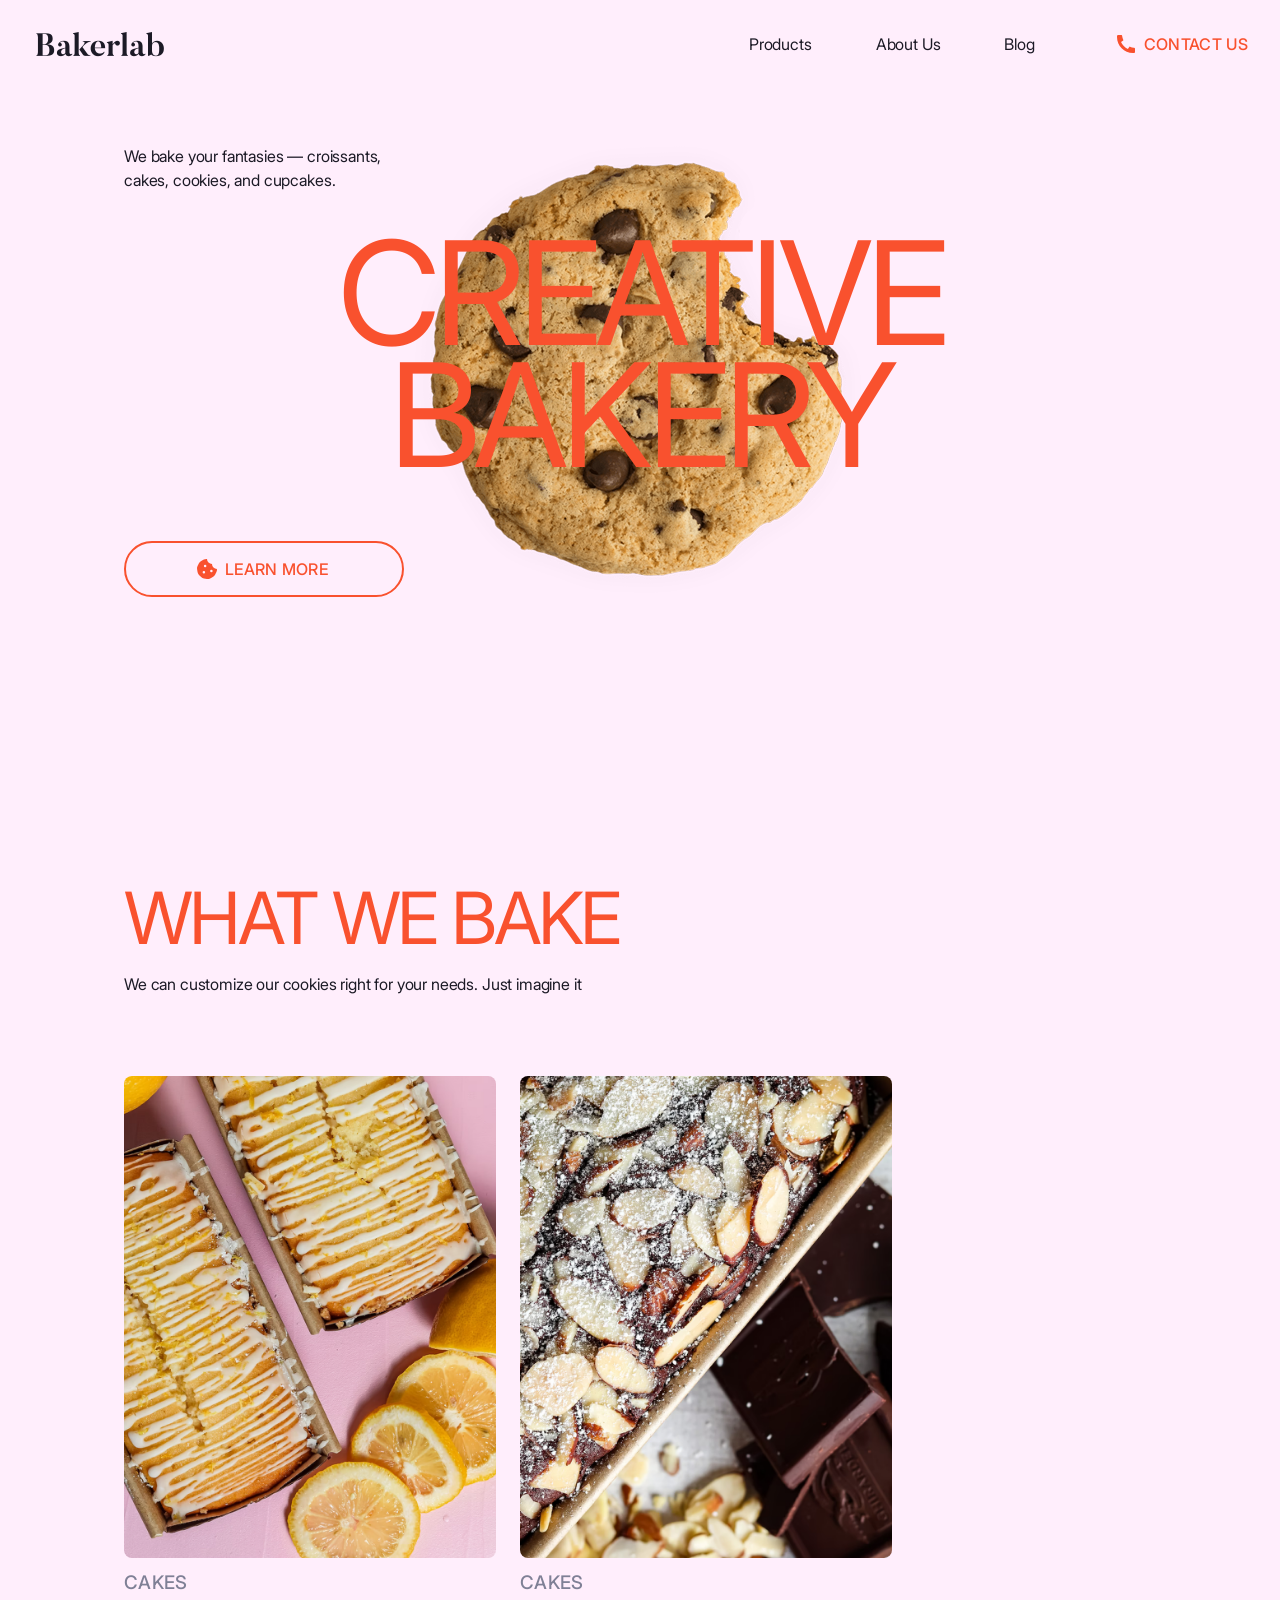
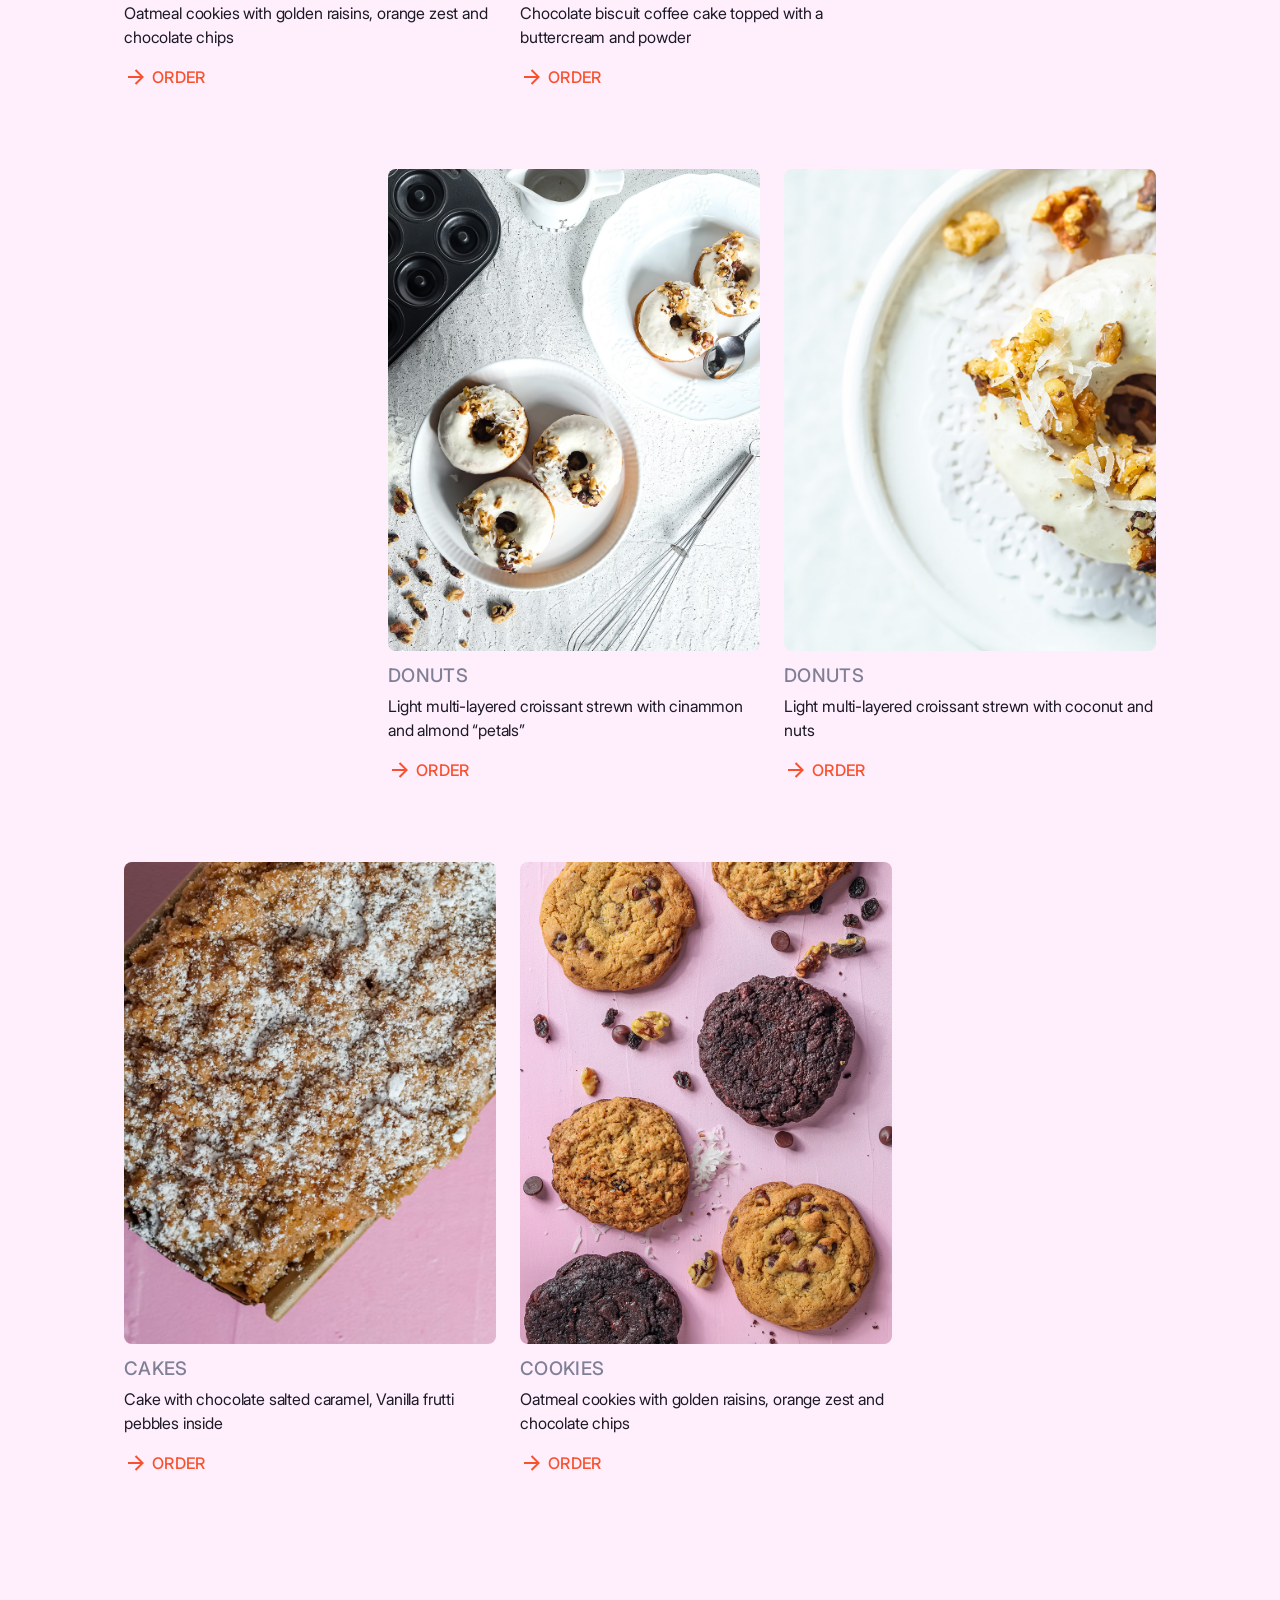
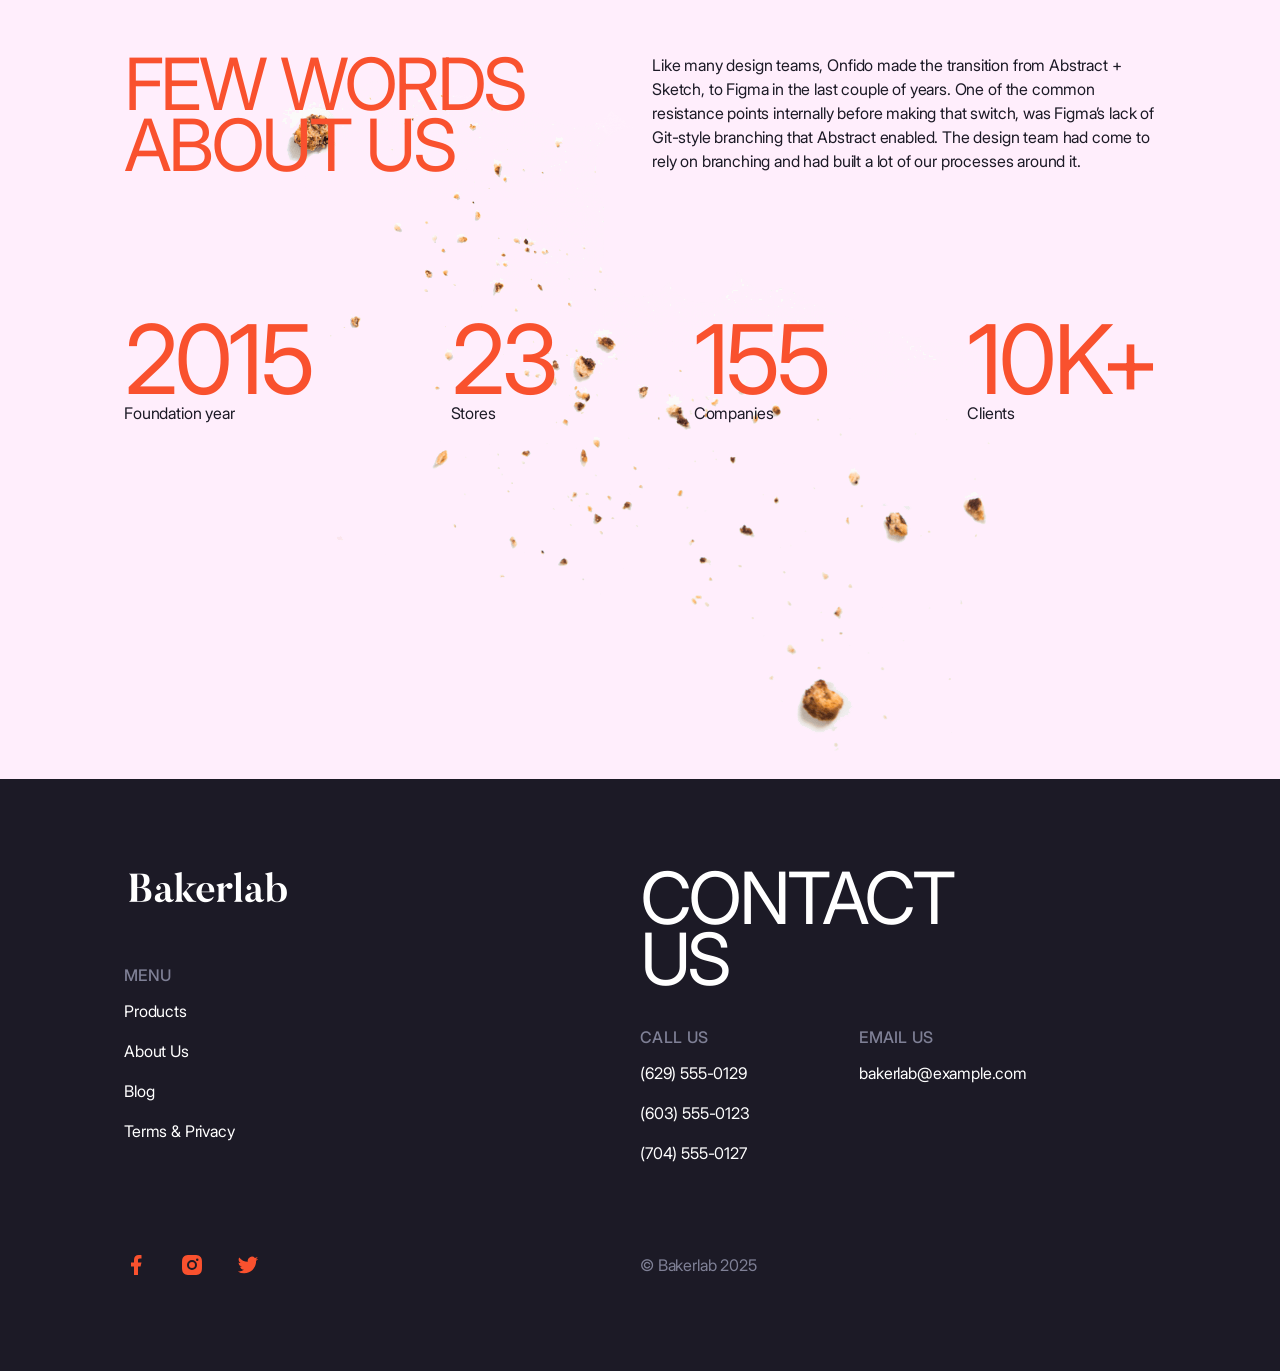
<file: index.html>
<!doctype html><html lang="en"><head><meta charset="utf-8"><meta name="viewport" content="width=device-width, initial-scale=1.0"><title>Bakerlab</title><link rel="stylesheet" href="index.d36ec575.css"><link rel="icon" href="icon-cookie.d3c9dd57.svg"></head><body id="body"> <header class="header"> <div class="top-bar"> <a class="top-bar__logo-link" href="#body"> <img class="top-bar__logo" src="logo.efc09a84.png" alt="Bakerlab logo"> </a> <nav class="top-bar__nav"> <ul class="top-bar__list"> <li class="top-bar__item"> <a class="top-bar__link" href="#products"> Products </a> </li> <li class="top-bar__item"> <a class="top-bar__link" href="#about"> About Us </a> </li> <li class="top-bar__item"> <a class="top-bar__link" href="#"> Blog </a> </li> <li class="top-bar__item"> <a class="top-bar__link top-bar__link--contact" href="#footer"> Contact us </a> </li> </ul> </nav> <a class="top-bar__menu" href="#menu"></a> </div> <div class="header__inner"> <div class="container"> <div class="header__content"> <p class="header__text"> We bake your fantasies — croissants, cakes, cookies, and cupcakes. </p> <h1 class="header__title">Creative bakery</h1> <img class="header__img" src="cookie-bg-tablet.cdb404fa.png" alt="Cookie"> <a class="header__link" href="#about"> Learn more </a> </div> </div> </div> </header> <aside class="menu" id="menu"> <div class="top-bar"> <a class="top-bar__logo-link" href="#body"> <img class="top-bar__logo" src="logo.efc09a84.png" alt="Bakerlab logo"> </a> <a class="top-bar__menu top-bar__menu--close" href="#"></a> </div> <nav class="menu__nav"> <ul class="menu__list"> <li class="menu__item"> <a class="menu__link" href="#products"> Products </a> </li> <li class="menu__item"> <a class="menu__link" href="#about"> About Us </a> </li> <li class="menu__item"> <a class="menu__link" href="#"> Blog </a> </li> <li class="menu__item"> <a class="menu__link menu__link--contact" href="#footer"> Contact us </a> </li> </ul> </nav> </aside> <section class="products" id="products"> <div class="products__inner"> <div class="container"> <h2 class="title">What we bake</h2> <p class="products__text"> We can customize our cookies right for your needs. Just imagine it </p> <div class="products__items"> <div class="products__item"> <a class="products__link-img" href="#"> <img class="products__img" src="product-1.7c6d6e97.png" alt="Example of our cake"> </a> <div class="products__item-box"> <a class="products__title-link" href="#"> <h3 class="products__title">Cakes</h3> </a> <p class="products__descr"> Oatmeal cookies with golden raisins, orange zest and chocolate chips </p> <a class="products__link" href="#footer"> Order </a> </div> </div> <div class="products__item"> <a class="products__link-img" href="#"> <img class="products__img" src="product-2.06b0f576.png" alt="Example of our cake"> </a> <div class="products__item-box"> <a class="products__title-link" href="#"> <h3 class="products__title">Cakes</h3> </a> <p class="products__descr"> Chocolate biscuit coffee cake topped with a buttercream and powder </p> <a class="products__link" href="#footer"> Order </a> </div> </div> <div class="products__item products__item--donuts"> <a class="products__link-img" href="#"> <img class="products__img" src="product-3.1f9ebc44.png" alt="Example of our donuts"> </a> <div class="products__item-box"> <a class="products__title-link" href="#"> <h3 class="products__title">Donuts</h3> </a> <p class="products__descr"> Light multi-layered croissant strewn with cinammon and almond “petals” </p> <a class="products__link" href="#footer"> Order </a> </div> </div> <div class="products__item"> <a class="products__link-img" href="#"> <img class="products__img" src="product-4.1a2fcc8a.png" alt="Example of our donuts"> </a> <div class="products__item-box"> <a class="products__title-link" href="#"> <h3 class="products__title">Donuts</h3> </a> <p class="products__descr"> Light multi-layered croissant strewn with coconut and nuts </p> <a class="products__link" href="#footer"> Order </a> </div> </div> <div class="products__item"> <a class="products__link-img" href="#"> <img class="products__img" src="product-5.5b2f3b30.png" alt="Example of our cake"> </a> <div class="products__item-box"> <a class="products__title-link" href="#"> <h3 class="products__title">Cakes</h3> </a> <p class="products__descr"> Cake with chocolate salted caramel, Vanilla frutti pebbles inside </p> <a class="products__link" href="#footer"> Order </a> </div> </div> <div class="products__item"> <a class="products__link-img" href="#"> <img class="products__img" src="product-6.3fe709d4.png" alt="Example of our cookies"> </a> <div class="products__item-box"> <a class="products__title-link" href="#"> <h3 class="products__title">Cookies</h3> </a> <p class="products__descr"> Oatmeal cookies with golden raisins, orange zest and chocolate chips </p> <a class="products__link" href="#footer"> Order </a> </div> </div> </div> </div> </div> </section> <section class="about" id="about"> <div class="about__inner"> <div class="container"> <div class="about__info"> <h2 class="about__info-title title">Few words About us</h2> <p class="about__info-text"> Like many design teams, Onfido made the transition from Abstract + Sketch, to Figma in the last couple of years. One of the common resistance points internally before making that switch, was Figma’s lack of Git-style branching that Abstract enabled. The design team had come to rely on branching and had built a lot of our processes around it. </p> </div> <div class="about__numbers"> <h5 class="about__numbers-title"> 2015 <span class="about__numbers-span">Foundation year</span> </h5> <h5 class="about__numbers-title"> 23 <span class="about__numbers-span">Stores</span> </h5> <h5 class="about__numbers-title"> 155 <span class="about__numbers-span">Companies</span> </h5> <h5 class="about__numbers-title"> 10k+ <span class="about__numbers-span">Clients</span> </h5> </div> </div> </div> </section> <footer class="footer" id="footer"> <div class="footer__inner"> <div class="container"> <div class="footer__content"> <div class="footer__info"> <a class="footer__link-logo" href="#body"> <img class="footer__logo" src="footer-logo.dcfeb61f.png" alt="Bakerlab logo"> </a> <nav class="footer__info-nav"> <ul class="footer__info-list"> <li class="footer__info-item list-title">Menu</li> <li class="footer__info-item"> <a class="footer__info-link" href="#products"> Products </a> </li> <li class="footer__info-item"> <a class="footer__info-link" href="#about"> About Us </a> </li> <li class="footer__info-item"> <a class="footer__info-link" href="#"> Blog </a> </li> <li class="footer__info-item"> <a class="footer__info-link" href="#"> Terms & Privacy </a> </li> </ul> </nav> </div> <div class="footer__contact"> <h2 class="footer__contact-title title">Contact us</h2> <div class="footer__contact-inner"> <div class="footer__phone"> <ul class="footer__phone-list"> <li class="footer__phone-item list-title">Call us</li> <li class="footer__phone-item"> <a class="footer__phone-link" href="tel:6295550129"> (629) 555-0129 </a> </li> <li class="footer__phone-item"> <a class="footer__phone-link" href="tel:6035550123"> (603) 555-0123 </a> </li> <li class="footer__phone-item"> <a class="footer__phone-link" href="tel:7045550127"> (704) 555-0127 </a> </li> </ul> </div> <div class="footer__email"> <ul class="footer__email-list"> <li class="footer__email-item list-title">Email us</li> <li class="footer__email-item"> <a class="footer__email-link" href="mailto:bakerlab@example.com"> bakerlab@example.com </a> </li> </ul> </div> </div> </div> </div> <div class="footer__social"> <ul class="footer__social-list"> <li class="footer__social-item"> <a class="footer__social-link" href="https://www.facebook.com/" target="_blank"> <svg width="24" height="24" fill="none"><path fill="#F9512E" d="M14 13.5h2.5l1-4H14v-2c0-1.03 0-2 2-2h1.5V2.14c-.326-.043-1.557-.14-2.857-.14C11.928 2 10 3.657 10 6.7v2.8H7v4h3V22h4z"/></svg> </a> </li> <li class="footer__social-item"> <a class="footer__social-link" href="https://www.instagram.com/" target="_blank"> <svg width="24" height="24" fill="none"><path fill="#F9512E" d="M12 2c2.717 0 3.056.01 4.122.06s1.79.217 2.428.465c.66.254 1.216.598 1.772 1.153.509.5.902 1.105 1.153 1.772.247.637.415 1.363.465 2.428.047 1.066.06 1.405.06 4.122s-.01 3.056-.06 4.122-.218 1.79-.465 2.428a4.9 4.9 0 0 1-1.153 1.772c-.5.508-1.105.902-1.772 1.153-.637.247-1.363.415-2.428.465-1.066.047-1.405.06-4.122.06s-3.056-.01-4.122-.06-1.79-.218-2.428-.465a4.9 4.9 0 0 1-1.772-1.153 4.9 4.9 0 0 1-1.153-1.772c-.248-.637-.415-1.363-.465-2.428C2.013 15.056 2 14.717 2 12s.01-3.056.06-4.122.217-1.79.465-2.428a4.9 4.9 0 0 1 1.153-1.772A4.9 4.9 0 0 1 5.45 2.525c.638-.248 1.362-.415 2.428-.465C8.944 2.013 9.283 2 12 2m0 5a5 5 0 1 0 0 10 5 5 0 0 0 0-10m6.5-.25a1.25 1.25 0 1 0-2.5 0 1.25 1.25 0 0 0 2.5 0M12 9a3 3 0 1 1 0 6 3 3 0 0 1 0-6"/></svg> </a> </li> <li class="footer__social-item"> <a class="footer__social-link" href="https://x.com/" target="_blank"> <svg width="24" height="24" fill="none"><path fill="#F9512E" d="M22.162 5.656a8.4 8.4 0 0 1-2.402.658A4.2 4.2 0 0 0 21.6 4c-.82.488-1.719.83-2.656 1.015a4.182 4.182 0 0 0-7.126 3.814 11.87 11.87 0 0 1-8.62-4.37 4.17 4.17 0 0 0-.566 2.103c0 1.45.738 2.731 1.86 3.481a4.2 4.2 0 0 1-1.894-.523v.052a4.185 4.185 0 0 0 3.355 4.101 4.2 4.2 0 0 1-1.89.072A4.185 4.185 0 0 0 7.97 16.65a8.4 8.4 0 0 1-6.19 1.732 11.83 11.83 0 0 0 6.409 1.88c7.693 0 11.9-6.373 11.9-11.9q0-.271-.013-.54a8.5 8.5 0 0 0 2.087-2.165z"/></svg> </a> </li> </ul> <p class="footer__social-rights">© Bakerlab 2025</p> </div> </div> </div> </footer> <script src="index.cabb280d.js"></script> </body></html>
</file>
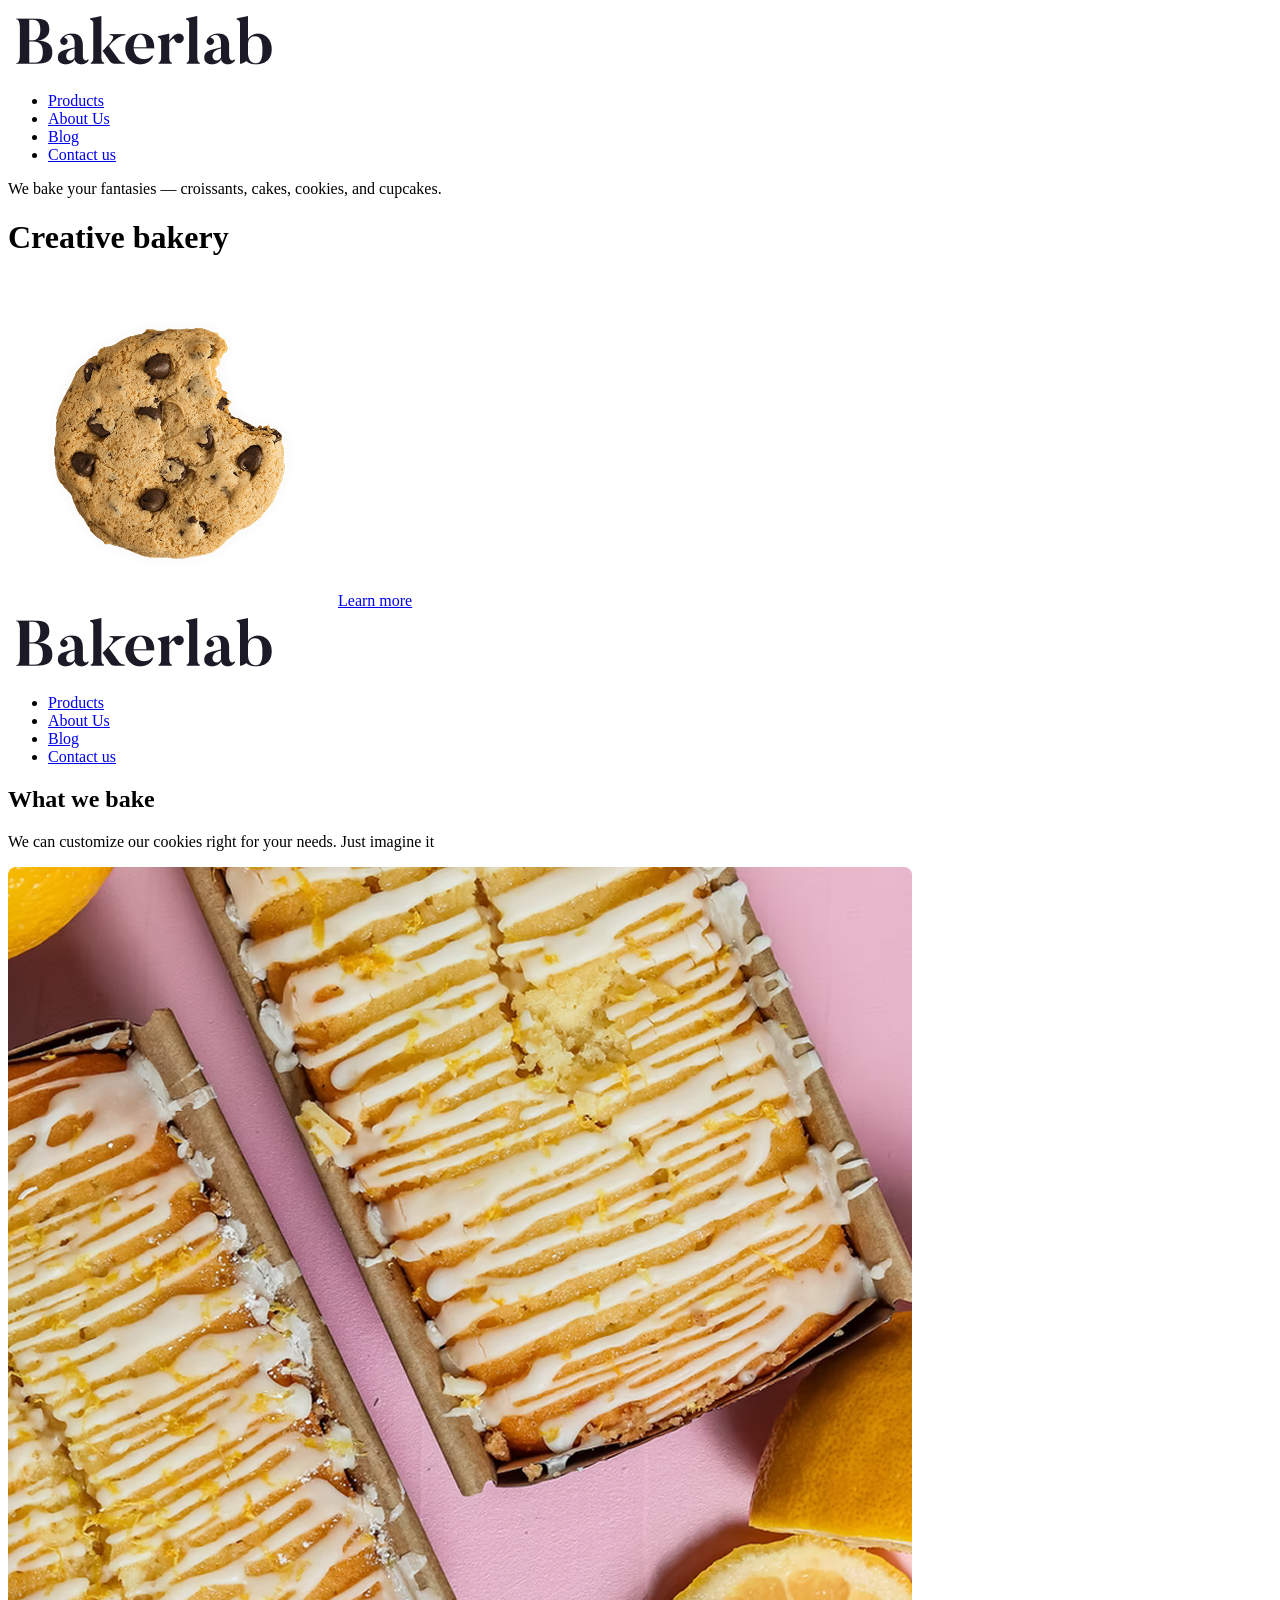
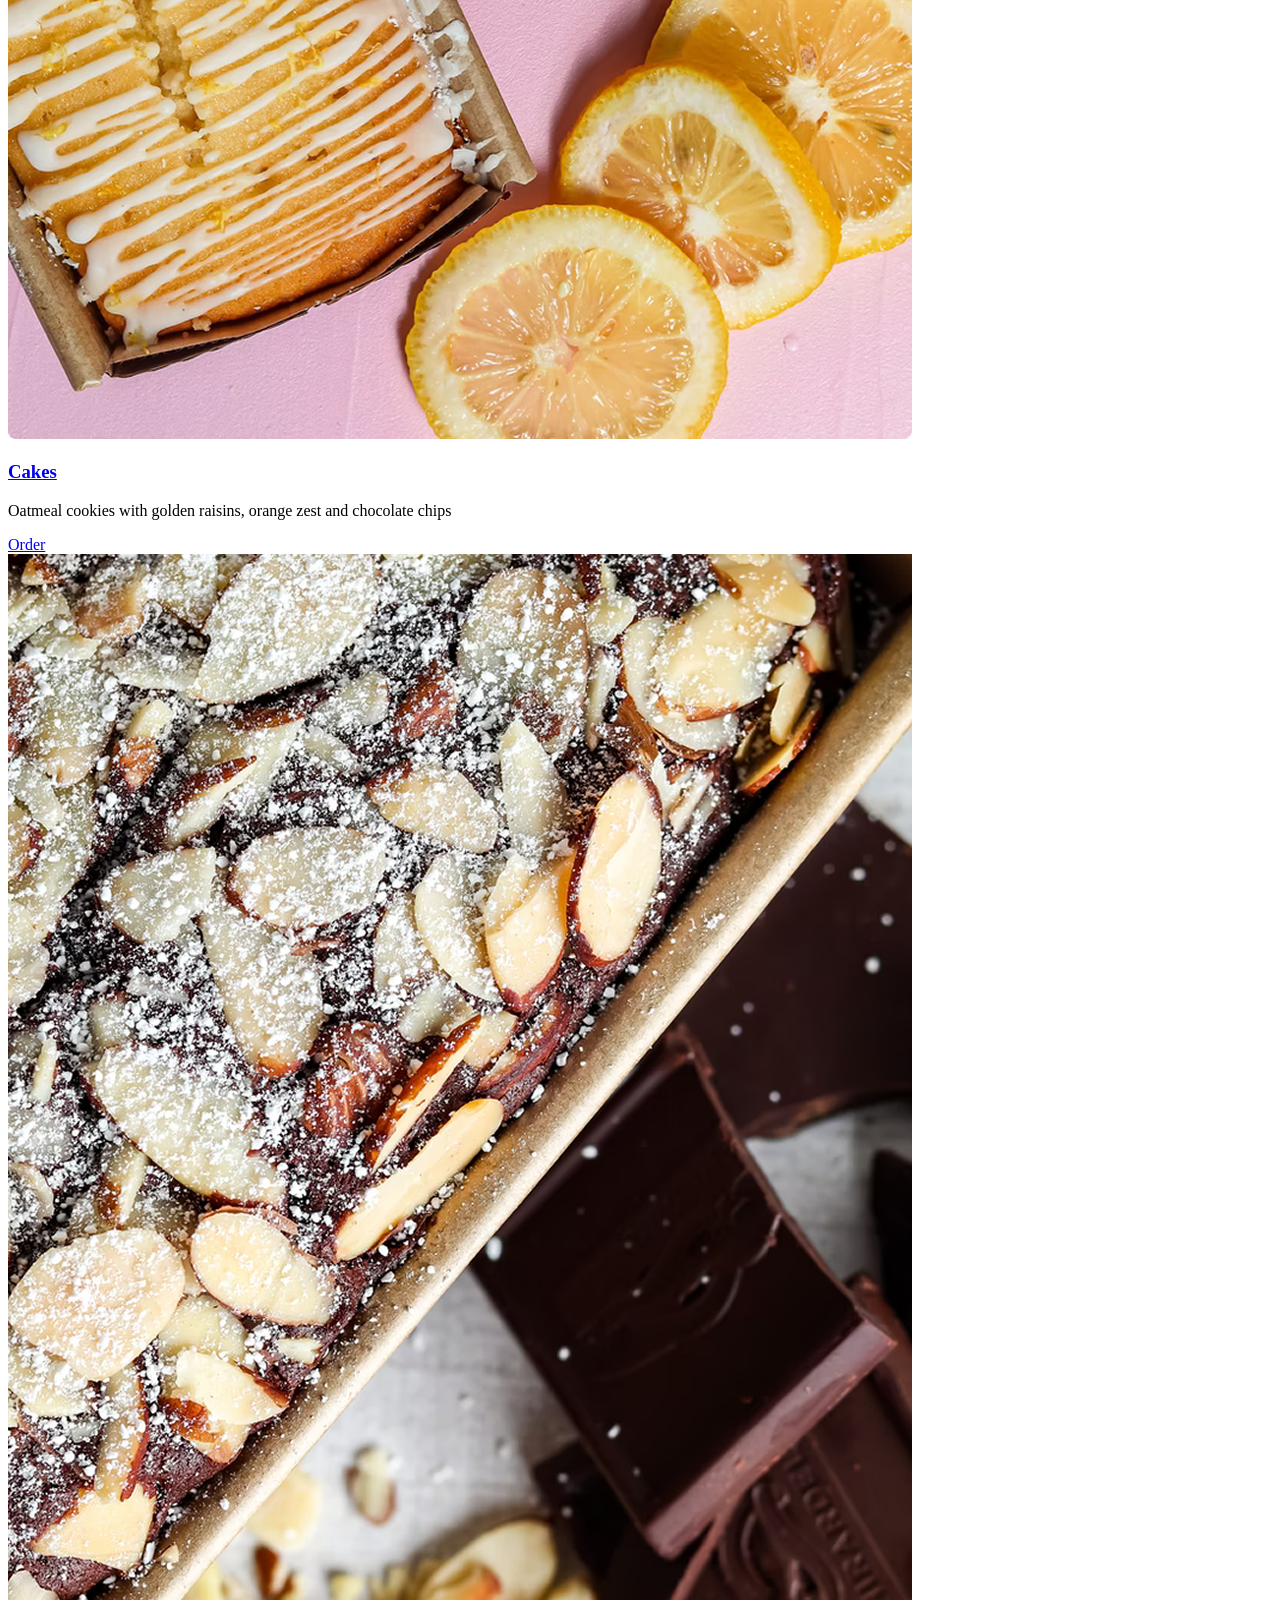
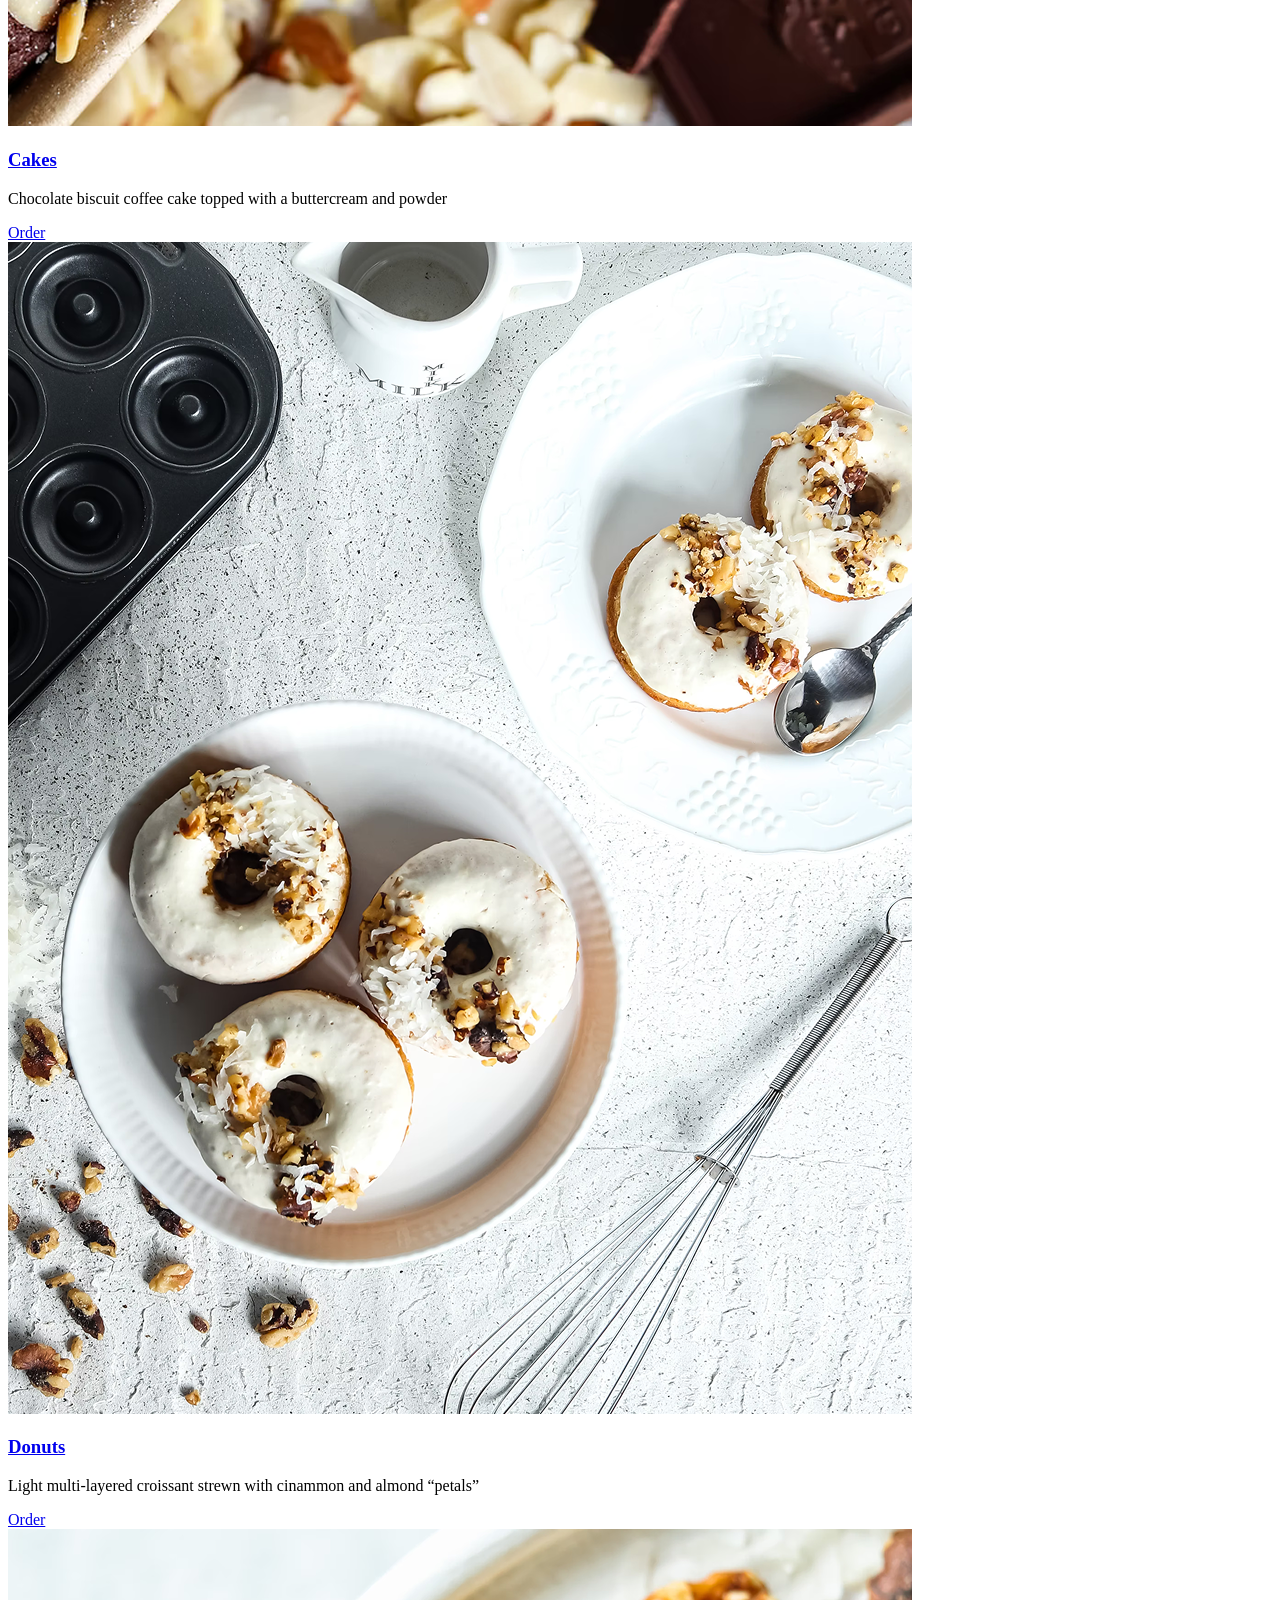
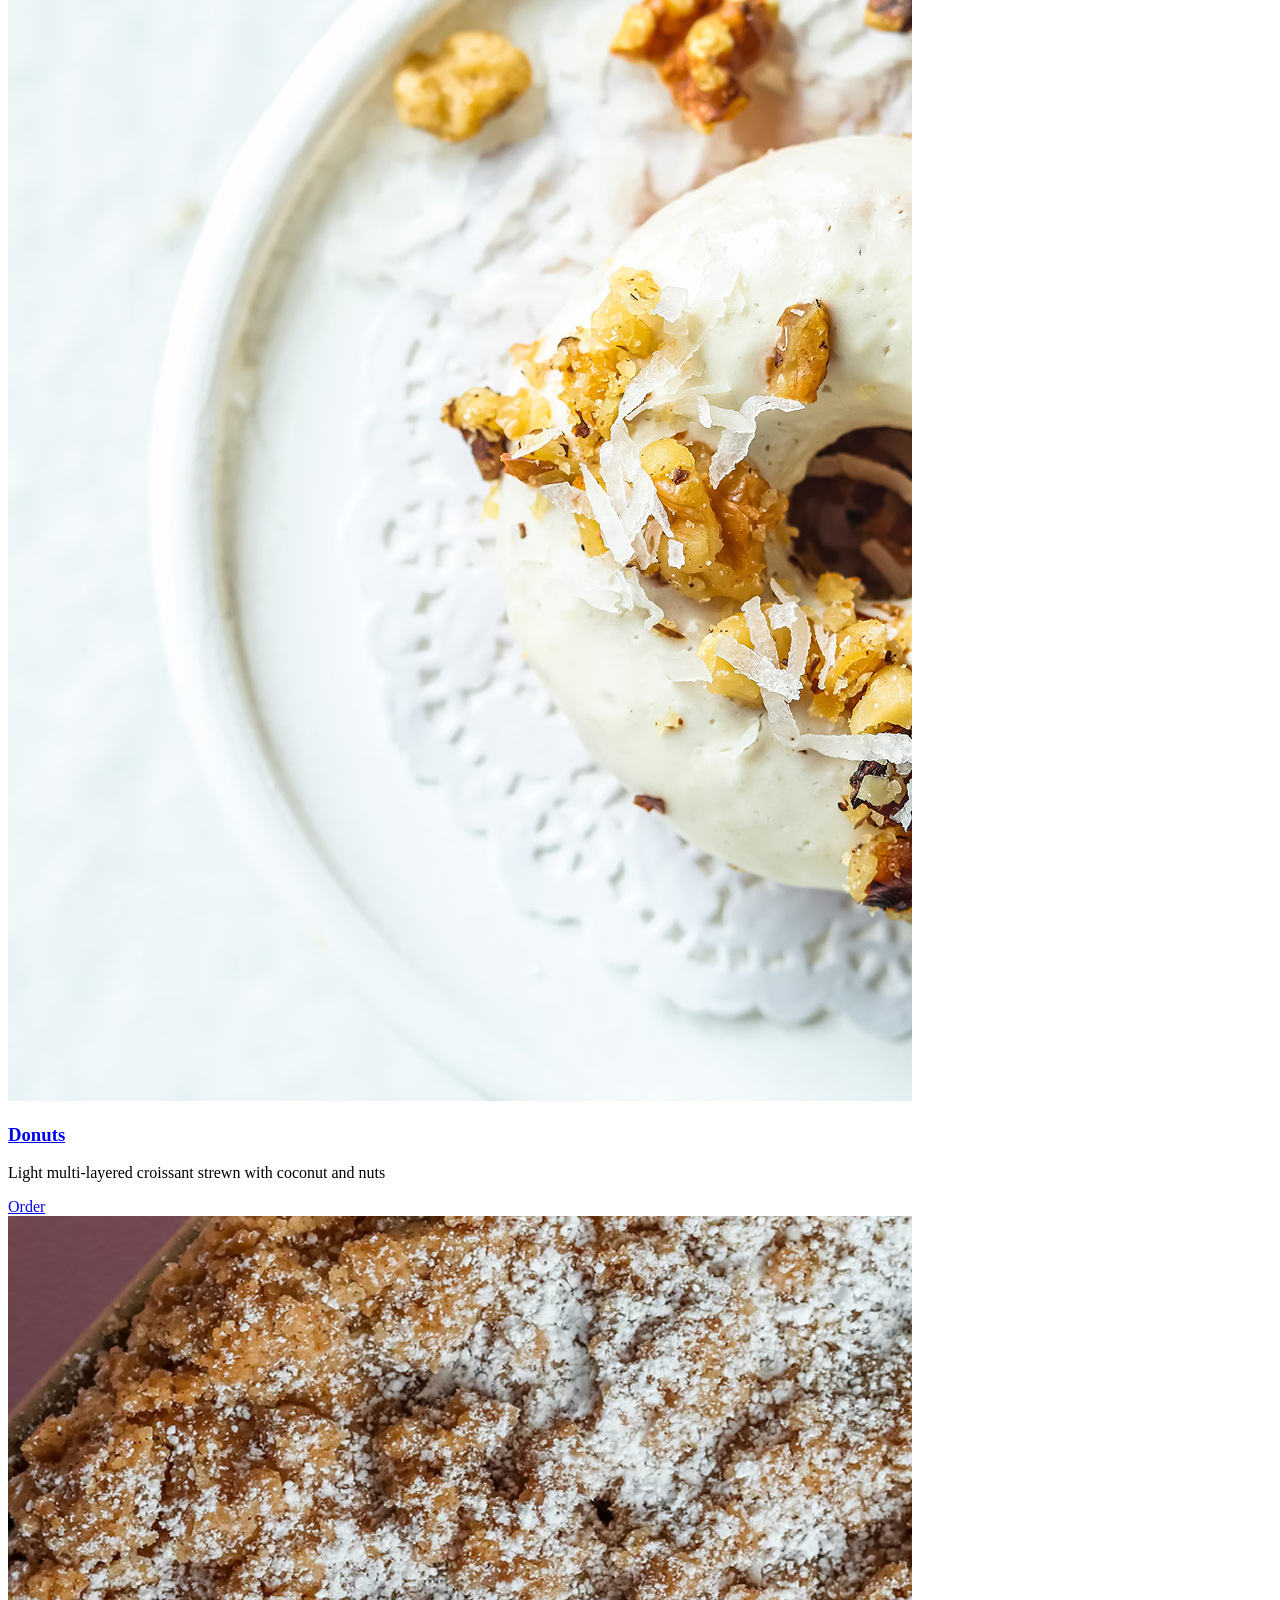
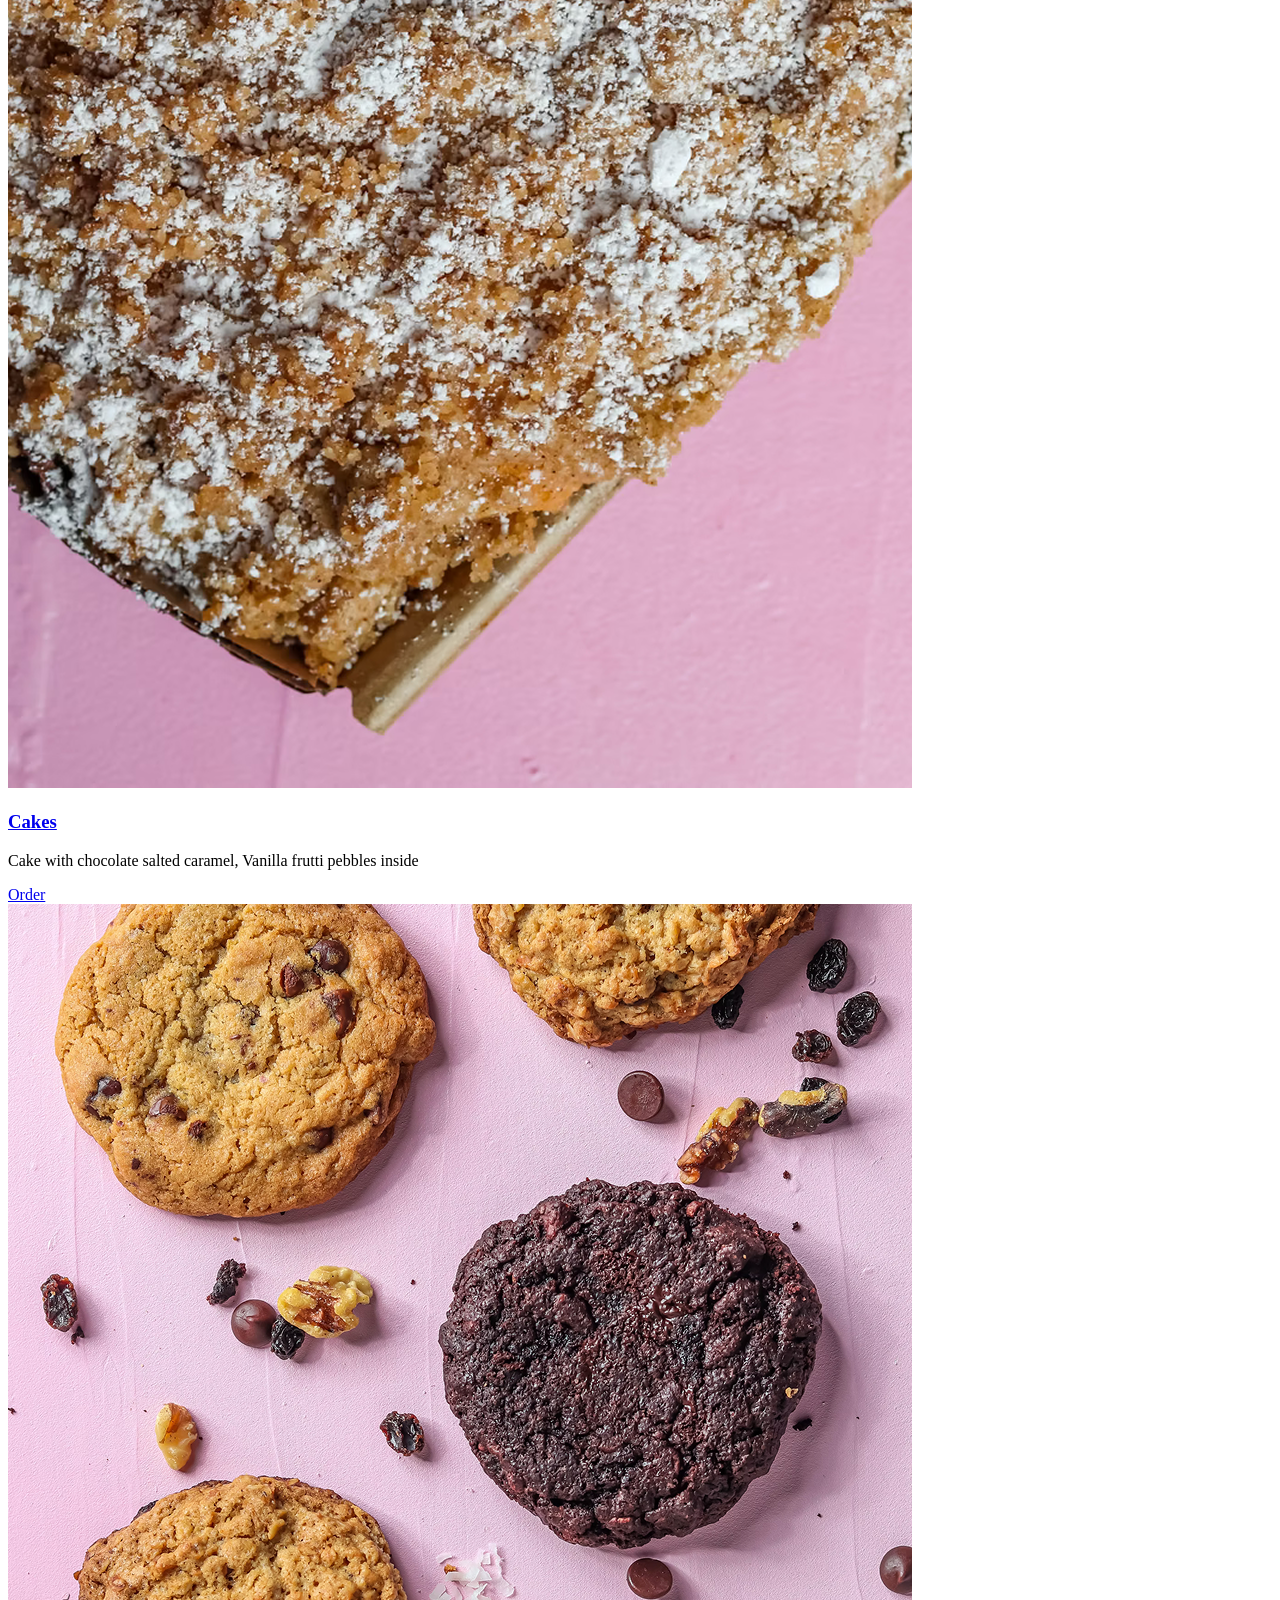
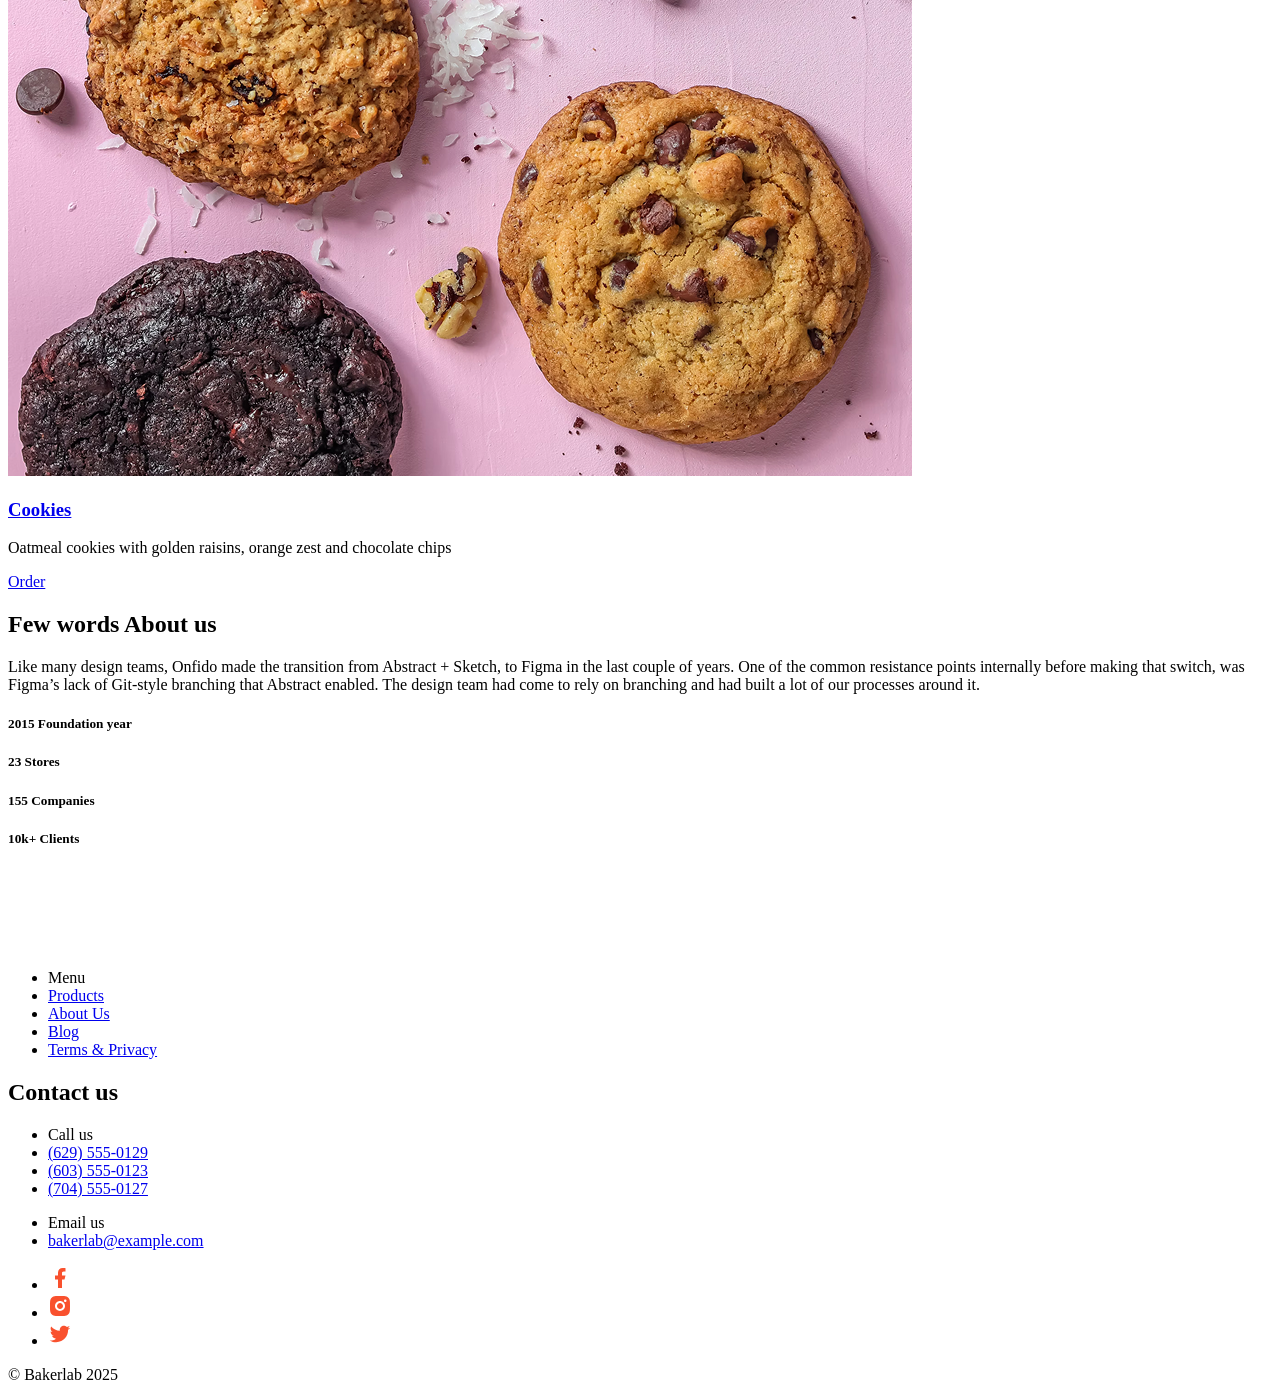
<file: src/index.html>
<!doctype html>
<html lang="en">
  <head>
    <meta charset="UTF-8" />
    <meta
      name="viewport"
      content="width=device-width, initial-scale=1.0"
    />
    <title>Bakerlab</title>
    <link
      rel="stylesheet"
      href="./styles/main.scss"
    />
    <link
      rel="icon"
      href="images/icons/icon-cookie.svg"
    />
  </head>
  <body id="body">
    <header class="header">
      <div class="top-bar">
        <a
          class="top-bar__logo-link"
          href="#body"
        >
          <img
            class="top-bar__logo"
            src="images/logo.png"
            alt="Bakerlab logo"
          />
        </a>

        <nav class="top-bar__nav">
          <ul class="top-bar__list">
            <li class="top-bar__item">
              <a
                class="top-bar__link"
                href="#products"
              >
                Products
              </a>
            </li>
            <li class="top-bar__item">
              <a
                class="top-bar__link"
                href="#about"
              >
                About Us
              </a>
            </li>
            <li class="top-bar__item">
              <a
                class="top-bar__link"
                href="#"
              >
                Blog
              </a>
            </li>
            <li class="top-bar__item">
              <a
                class="top-bar__link top-bar__link--contact"
                href="#footer"
              >
                Contact us
              </a>
            </li>
          </ul>
        </nav>
        <a
          class="top-bar__menu"
          href="#menu"
        ></a>
      </div>
      <div class="header__inner">
        <div class="container">
          <div class="header__content">
            <p class="header__text">
              We bake your fantasies — croissants, cakes, cookies, and cupcakes.
            </p>
            <h1 class="header__title">Creative bakery</h1>
            <img
              class="header__img"
              src="images/cookie-bg-tablet.png"
              alt="Cookie"
            />
            <a
              class="header__link"
              href="#about"
            >
              Learn more
            </a>
          </div>
        </div>
      </div>
    </header>

    <aside
      class="menu"
      id="menu"
    >
      <div class="top-bar">
        <a
          class="top-bar__logo-link"
          href="#body"
        >
          <img
            class="top-bar__logo"
            src="images/logo.png"
            alt="Bakerlab logo"
          />
        </a>

        <a
          class="top-bar__menu top-bar__menu--close"
          href="#"
        ></a>
      </div>
      <nav class="menu__nav">
        <ul class="menu__list">
          <li class="menu__item">
            <a
              class="menu__link"
              href="#products"
            >
              Products
            </a>
          </li>
          <li class="menu__item">
            <a
              class="menu__link"
              href="#about"
            >
              About Us
            </a>
          </li>
          <li class="menu__item">
            <a
              class="menu__link"
              href="#"
            >
              Blog
            </a>
          </li>
          <li class="menu__item">
            <a
              class="menu__link menu__link--contact"
              href="#footer"
            >
              Contact us
            </a>
          </li>
        </ul>
      </nav>
    </aside>

    <section
      class="products"
      id="products"
    >
      <div class="products__inner">
        <div class="container">
          <h2 class="title">What we bake</h2>
          <p class="products__text">
            We can customize our cookies right for your needs. Just imagine it
          </p>
          <div class="products__items">
            <div class="products__item">
              <a
                class="products__link-img"
                href="#"
              >
                <img
                  class="products__img"
                  src="images/products/product-1.png"
                  alt="Example of our cake"
                />
              </a>
              <div class="products__item-box">
                <a
                  class="products__title-link"
                  href="#"
                >
                  <h3 class="products__title">Cakes</h3>
                </a>
                <p class="products__descr">
                  Oatmeal cookies with golden raisins, orange zest and chocolate
                  chips
                </p>
                <a
                  class="products__link"
                  href="#footer"
                >
                  Order
                </a>
              </div>
            </div>
            <div class="products__item">
              <a
                class="products__link-img"
                href="#"
              >
                <img
                  class="products__img"
                  src="images/products/product-2.png"
                  alt="Example of our cake"
                />
              </a>
              <div class="products__item-box">
                <a
                  class="products__title-link"
                  href="#"
                >
                  <h3 class="products__title">Cakes</h3>
                </a>
                <p class="products__descr">
                  Chocolate biscuit coffee cake topped with a buttercream and
                  powder
                </p>
                <a
                  class="products__link"
                  href="#footer"
                >
                  Order
                </a>
              </div>
            </div>
            <div class="products__item products__item--donuts">
              <a
                class="products__link-img"
                href="#"
              >
                <img
                  class="products__img"
                  src="images/products/product-3.png"
                  alt="Example of our donuts"
                />
              </a>
              <div class="products__item-box">
                <a
                  class="products__title-link"
                  href="#"
                >
                  <h3 class="products__title">Donuts</h3>
                </a>
                <p class="products__descr">
                  Light multi-layered croissant strewn with cinammon and almond
                  “petals”
                </p>
                <a
                  class="products__link"
                  href="#footer"
                >
                  Order
                </a>
              </div>
            </div>
            <div class="products__item">
              <a
                class="products__link-img"
                href="#"
              >
                <img
                  class="products__img"
                  src="images/products/product-4.png"
                  alt="Example of our donuts"
                />
              </a>
              <div class="products__item-box">
                <a
                  class="products__title-link"
                  href="#"
                >
                  <h3 class="products__title">Donuts</h3>
                </a>
                <p class="products__descr">
                  Light multi-layered croissant strewn with coconut and nuts
                </p>
                <a
                  class="products__link"
                  href="#footer"
                >
                  Order
                </a>
              </div>
            </div>
            <div class="products__item">
              <a
                class="products__link-img"
                href="#"
              >
                <img
                  class="products__img"
                  src="images/products/product-5.png"
                  alt="Example of our cake"
                />
              </a>
              <div class="products__item-box">
                <a
                  class="products__title-link"
                  href="#"
                >
                  <h3 class="products__title">Cakes</h3>
                </a>
                <p class="products__descr">
                  Cake with chocolate salted caramel, Vanilla frutti pebbles
                  inside
                </p>
                <a
                  class="products__link"
                  href="#footer"
                >
                  Order
                </a>
              </div>
            </div>
            <div class="products__item">
              <a
                class="products__link-img"
                href="#"
              >
                <img
                  class="products__img"
                  src="images/products/product-6.png"
                  alt="Example of our cookies"
                />
              </a>
              <div class="products__item-box">
                <a
                  class="products__title-link"
                  href="#"
                >
                  <h3 class="products__title">Cookies</h3>
                </a>
                <p class="products__descr">
                  Oatmeal cookies with golden raisins, orange zest and chocolate
                  chips
                </p>
                <a
                  class="products__link"
                  href="#footer"
                >
                  Order
                </a>
              </div>
            </div>
          </div>
        </div>
      </div>
    </section>
    <section
      class="about"
      id="about"
    >
      <div class="about__inner">
        <div class="container">
          <div class="about__info">
            <h2 class="title about__info-title">Few words About us</h2>
            <p class="about__info-text">
              Like many design teams, Onfido made the transition from Abstract +
              Sketch, to Figma in the last couple of years. One of the common
              resistance points internally before making that switch, was
              Figma’s lack of Git-style branching that Abstract enabled. The
              design team had come to rely on branching and had built a lot of
              our processes around it.
            </p>
          </div>
          <div class="about__numbers">
            <h5 class="about__numbers-title">
              2015
              <span class="about__numbers-span">Foundation year</span>
            </h5>
            <h5 class="about__numbers-title">
              23
              <span class="about__numbers-span">Stores</span>
            </h5>
            <h5 class="about__numbers-title">
              155
              <span class="about__numbers-span">Companies</span>
            </h5>
            <h5 class="about__numbers-title">
              10k+
              <span class="about__numbers-span">Clients</span>
            </h5>
          </div>
        </div>
      </div>
    </section>
    <footer
      class="footer"
      id="footer"
    >
      <div class="footer__inner">
        <div class="container">
          <div class="footer__content">
            <div class="footer__info">
              <a
                class="footer__link-logo"
                href="#body"
              >
                <img
                  class="footer__logo"
                  src="images/footer-logo.png"
                  alt="Bakerlab logo"
                />
              </a>
              <nav class="footer__info-nav">
                <ul class="footer__info-list">
                  <li class="footer__info-item list-title">Menu</li>
                  <li class="footer__info-item">
                    <a
                      class="footer__info-link"
                      href="#products"
                    >
                      Products
                    </a>
                  </li>
                  <li class="footer__info-item">
                    <a
                      class="footer__info-link"
                      href="#about"
                    >
                      About Us
                    </a>
                  </li>
                  <li class="footer__info-item">
                    <a
                      class="footer__info-link"
                      href="#"
                    >
                      Blog
                    </a>
                  </li>
                  <li class="footer__info-item">
                    <a
                      class="footer__info-link"
                      href="#"
                    >
                      Terms & Privacy
                    </a>
                  </li>
                </ul>
              </nav>
            </div>
            <div class="footer__contact">
              <h2 class="footer__contact-title title">Contact us</h2>
              <div class="footer__contact-inner">
                <div class="footer__phone">
                  <ul class="footer__phone-list">
                    <li class="footer__phone-item list-title">Call us</li>
                    <li class="footer__phone-item">
                      <a
                        class="footer__phone-link"
                        href="tel:6295550129"
                      >
                        (629) 555-0129
                      </a>
                    </li>
                    <li class="footer__phone-item">
                      <a
                        class="footer__phone-link"
                        href="tel:6035550123"
                      >
                        (603) 555-0123
                      </a>
                    </li>
                    <li class="footer__phone-item">
                      <a
                        class="footer__phone-link"
                        href="tel:7045550127"
                      >
                        (704) 555-0127
                      </a>
                    </li>
                  </ul>
                </div>
                <div class="footer__email">
                  <ul class="footer__email-list">
                    <li class="footer__email-item list-title">Email us</li>
                    <li class="footer__email-item">
                      <a
                        class="footer__email-link"
                        href="mailto:bakerlab@example.com"
                      >
                        bakerlab@example.com
                      </a>
                    </li>
                  </ul>
                </div>
              </div>
            </div>
          </div>
          <div class="footer__social">
            <ul class="footer__social-list">
              <li class="footer__social-item">
                <a
                  class="footer__social-link"
                  href="https://www.facebook.com/"
                  target="_blank"
                >
                  <svg
                    width="24"
                    height="24"
                    viewBox="0 0 24 24"
                    fill="none"
                    xmlns="http://www.w3.org/2000/svg"
                  >
                    <path
                      d="M14 13.5H16.5L17.5 9.5H14V7.5C14 6.47 14 5.5 16 5.5H17.5V2.14C17.174 2.097 15.943 2 14.643 2C11.928 2 10 3.657 10 6.7V9.5H7V13.5H10V22H14V13.5Z"
                      fill="#F9512E"
                    />
                  </svg>
                </a>
              </li>
              <li class="footer__social-item">
                <a
                  class="footer__social-link"
                  href="https://www.instagram.com/"
                  target="_blank"
                >
                  <svg
                    width="24"
                    height="24"
                    viewBox="0 0 24 24"
                    fill="none"
                    xmlns="http://www.w3.org/2000/svg"
                  >
                    <path
                      d="M12 2C14.717 2 15.056 2.01 16.122 2.06C17.187 2.11 17.912 2.277 18.55 2.525C19.21 2.779 19.766 3.123 20.322 3.678C20.8305 4.1779 21.224 4.78259 21.475 5.45C21.722 6.087 21.89 6.813 21.94 7.878C21.987 8.944 22 9.283 22 12C22 14.717 21.99 15.056 21.94 16.122C21.89 17.187 21.722 17.912 21.475 18.55C21.2247 19.2178 20.8311 19.8226 20.322 20.322C19.822 20.8303 19.2173 21.2238 18.55 21.475C17.913 21.722 17.187 21.89 16.122 21.94C15.056 21.987 14.717 22 12 22C9.283 22 8.944 21.99 7.878 21.94C6.813 21.89 6.088 21.722 5.45 21.475C4.78233 21.2245 4.17753 20.8309 3.678 20.322C3.16941 19.8222 2.77593 19.2175 2.525 18.55C2.277 17.913 2.11 17.187 2.06 16.122C2.013 15.056 2 14.717 2 12C2 9.283 2.01 8.944 2.06 7.878C2.11 6.812 2.277 6.088 2.525 5.45C2.77524 4.78218 3.1688 4.17732 3.678 3.678C4.17767 3.16923 4.78243 2.77573 5.45 2.525C6.088 2.277 6.812 2.11 7.878 2.06C8.944 2.013 9.283 2 12 2ZM12 7C10.6739 7 9.40215 7.52678 8.46447 8.46447C7.52678 9.40215 7 10.6739 7 12C7 13.3261 7.52678 14.5979 8.46447 15.5355C9.40215 16.4732 10.6739 17 12 17C13.3261 17 14.5979 16.4732 15.5355 15.5355C16.4732 14.5979 17 13.3261 17 12C17 10.6739 16.4732 9.40215 15.5355 8.46447C14.5979 7.52678 13.3261 7 12 7ZM18.5 6.75C18.5 6.41848 18.3683 6.10054 18.1339 5.86612C17.8995 5.6317 17.5815 5.5 17.25 5.5C16.9185 5.5 16.6005 5.6317 16.3661 5.86612C16.1317 6.10054 16 6.41848 16 6.75C16 7.08152 16.1317 7.39946 16.3661 7.63388C16.6005 7.8683 16.9185 8 17.25 8C17.5815 8 17.8995 7.8683 18.1339 7.63388C18.3683 7.39946 18.5 7.08152 18.5 6.75ZM12 9C12.7956 9 13.5587 9.31607 14.1213 9.87868C14.6839 10.4413 15 11.2044 15 12C15 12.7956 14.6839 13.5587 14.1213 14.1213C13.5587 14.6839 12.7956 15 12 15C11.2044 15 10.4413 14.6839 9.87868 14.1213C9.31607 13.5587 9 12.7956 9 12C9 11.2044 9.31607 10.4413 9.87868 9.87868C10.4413 9.31607 11.2044 9 12 9Z"
                      fill="#F9512E"
                    />
                  </svg>
                </a>
              </li>
              <li class="footer__social-item">
                <a
                  class="footer__social-link"
                  href="https://x.com/"
                  target="_blank"
                >
                  <svg
                    width="24"
                    height="24"
                    viewBox="0 0 24 24"
                    fill="none"
                    xmlns="http://www.w3.org/2000/svg"
                  >
                    <path
                      d="M22.1621 5.65605C21.3986 5.99374 20.589 6.21552 19.7601 6.31405C20.6338 5.79148 21.2878 4.96906 21.6001 4.00005C20.7801 4.48805 19.8811 4.83005 18.9441 5.01505C18.3147 4.34163 17.4804 3.89501 16.571 3.74463C15.6616 3.59425 14.728 3.74854 13.9153 4.1835C13.1026 4.61846 12.4564 5.30973 12.0772 6.14984C11.6979 6.98995 11.6068 7.93183 11.8181 8.82905C10.1552 8.7457 8.52838 8.31357 7.04334 7.56071C5.55829 6.80785 4.24818 5.7511 3.19805 4.45905C2.82634 5.0975 2.63101 5.82328 2.63205 6.56205C2.63205 8.01205 3.37005 9.29305 4.49205 10.043C3.82806 10.0221 3.17869 9.84283 2.59805 9.52005V9.57205C2.59825 10.5377 2.93242 11.4737 3.5439 12.2211C4.15538 12.9686 5.00653 13.4815 5.95305 13.673C5.33667 13.8401 4.69036 13.8647 4.06305 13.745C4.32992 14.5763 4.85006 15.3032 5.55064 15.8242C6.25123 16.3451 7.09718 16.6338 7.97005 16.65C7.10253 17.3314 6.10923 17.835 5.04693 18.1322C3.98464 18.4294 2.87418 18.5143 1.77905 18.382C3.69075 19.6115 5.91615 20.2642 8.18905 20.262C15.8821 20.262 20.0891 13.889 20.0891 8.36205C20.0891 8.18205 20.0841 8.00005 20.0761 7.82205C20.8949 7.23022 21.6017 6.49707 22.1631 5.65705L22.1621 5.65605Z"
                      fill="#F9512E"
                    />
                  </svg>
                </a>
              </li>
            </ul>
            <p class="footer__social-rights">© Bakerlab 2025</p>
          </div>
        </div>
      </div>
    </footer>
    <script src="scripts/main.js"></script>
  </body>
</html>
</file>
<file: index.d36ec575.css>
html{box-sizing:border-box;scroll-behavior:smooth}*,:before,:after{box-sizing:inherit}ul[class],ol[class]{padding:0}body,h1,h2,h3,h4,h5,h6,p,ul,ol,li,figure,figcaption,blockquote,dl,dd{margin:0}ul[class]{list-style:none}img{max-width:100%;display:block}input,button,textarea,select{font:inherit}a{text-decoration:none}.about__numbers-span,.about__numbers-title,.header__title,.title,body{font-family:Inter-Regular,sans-serif;font-weight:400}.products__link,.products__title,.menu__link--contact,.top-bar__link--contact,.header__link,.list-title{font-family:Inter-Medium,sans-serif;font-weight:500}@font-face{font-family:Inter-Regular;font-weight:400;font-style:normal;src:local(Inter-Regular),url(Inter-Regular.8ccc3bd8.woff2)format("woff2"),url(Inter-Regular.4e5a68fa.woff)format("woff");font-display:swap}@font-face{font-family:Inter-Medium;font-weight:500;font-style:normal;src:local(Inter-Medium),url(Inter-Medium.542aa29c.woff2)format("woff2"),url(Inter-Medium.ac9cd84d.woff)format("woff");font-display:swap}html,body{height:100%}html{scroll-behavior:smooth}html:has(.menu:target){overflow:hidden}body{letter-spacing:-.01em;color:#1c1a26;background-color:#ffeefc;font-size:16px;line-height:150%}.container{box-sizing:content-box;max-width:1200px;margin:0 auto;padding-left:124px;padding-right:124px}@media (max-width:1200px){.container{padding-left:44px;padding-right:44px}}@media (max-width:415px){.container{padding-left:16px;padding-right:16px}}.title{text-transform:uppercase;letter-spacing:-.05em;color:#f9512e;font-size:72px;line-height:85%}@media (max-width:740px){.title{font-size:56px}}@media (max-width:415px){.title{max-width:288px;font-size:48px}}.list-title{letter-spacing:.02em;text-transform:uppercase;color:#7f8096;font-size:16px;line-height:100%}.header__inner{background-image:url(cookie-bg.99329c38.png);background-position:50%;background-repeat:no-repeat;padding:144px 0 138px}@media (max-width:1200px){.header__inner{background-image:url(cookie-bg-desktop.fbcfa758.png)}}@media (max-width:740px){.header__inner{background-image:url(cookie-bg-tablet.cdb404fa.png);padding:80px 0 0}}@media (max-width:415px){.header__inner{background-image:none;padding:32px 0 40px}}.header__content{-ms-flex-direction:column;flex-direction:column;display:-ms-flexbox;display:flex}.header__img{display:none}@media (max-width:415px){.header__img{display:block}}.header__text{max-width:280px;margin-bottom:40px}@media (max-width:740px){.header__text{margin-bottom:146px}}@media (max-width:415px){.header__text{text-align:center;-ms-flex-item-align:center;align-self:center;margin-top:64px;margin-bottom:32px}}.header__title{text-transform:uppercase;letter-spacing:-.05em;text-align:center;color:#f9512e;margin-bottom:64px;font-size:144px;line-height:85%}@media (max-width:1200px){.header__title{font-size:136px}}@media (max-width:740px){.header__title{margin-bottom:210px;font-size:80px}}@media (max-width:415px){.header__title{margin-bottom:0;font-size:64px}}.header__link{box-sizing:border-box;letter-spacing:.02em;text-transform:uppercase;color:#f9512e;border:2px solid #f9512e;border-radius:32px;-ms-flex-pack:center;justify-content:center;-ms-flex-align:center;align-items:center;width:280px;height:56px;padding-left:25px;line-height:100%;transition:all .4s;display:-ms-flexbox;display:flex;position:relative}@media (max-width:1200px){.header__link{width:260px}}@media (max-width:740px){.header__link{-ms-flex-item-align:center;align-self:center;width:326px}}@media (max-width:415px){.header__link{width:288px}}.header__link:before{content:"";background-image:url(icon-cookie.d3c9dd57.svg);width:24px;height:24px;transition:background-image .4s;position:absolute;left:25%}.header__link:hover{color:#fff;background-color:#f9512e}.header__link:hover:before{background-image:url(icon-cookie-hover.681032f5.svg)}.header__link:active{color:#fff;background-color:#b2341a;border:2px solid #b2341a}.header__link:active:before{background-image:url(icon-cookie-hover.681032f5.svg)}.top-bar{z-index:2;background-color:#ffeefc;-ms-flex-pack:justify;justify-content:space-between;-ms-flex-align:center;align-items:center;padding:28px 32px;display:-ms-flexbox;display:flex;position:fixed;top:0;left:0;right:0}@media (max-width:740px){.top-bar{padding:16px}}.top-bar__logo-link{display:-ms-flexbox;display:flex}.top-bar__logo{height:32px;transition:transform .3s}.top-bar__logo:hover{transform:scale(1.2)}.top-bar__list{gap:64px;display:-ms-flexbox;display:flex}@media (max-width:740px){.top-bar__list{display:none}}.top-bar__link{color:#1c1a26;transition:color .3s}.top-bar__link:hover{color:#f9512e}.top-bar__link--contact{text-transform:uppercase;letter-spacing:.02em;color:#f9512e;margin-left:40px;padding-left:5px;line-height:100%;position:relative}.top-bar__link--contact:after{content:"";background-image:url(phone.524cfc2e.svg);width:24px;height:24px;position:absolute;left:-25px}.top-bar__menu{transition:all .3s;display:none}@media (max-width:740px){.top-bar__menu{background-image:url(icon-menu.c83c559f.svg);width:24px;height:24px;display:block}}.top-bar__menu:hover{background-image:url(icon-menu-hover.11e5d1fb.svg)}.top-bar__menu--close{transition:all .3s}@media (max-width:740px){.top-bar__menu--close{background-image:url(icon-close.ea64b9c1.svg);width:24px;height:24px}}.top-bar__menu--close:hover{background-image:url(icon-close-hover.aedc1241.svg)}.menu{opacity:0;pointer-events:none;background-color:#ffeefc;height:100vh;transition:all .5s;position:fixed;top:0;left:0;right:0;transform:translateY(-100%)}.menu:target{opacity:1;pointer-events:all;z-index:4;transform:translateY(0)}.menu__list{-ms-flex-direction:column;flex-direction:column;-ms-flex-align:center;align-items:center;row-gap:24px;margin-top:132px;display:-ms-flexbox;display:flex}.menu__link{color:#1c1a26;transition:color .3s}.menu__link:hover{color:#f9512e}.menu__link--contact{text-transform:uppercase;letter-spacing:.02em;color:#f9512e;padding-left:5px;line-height:100%;position:relative}.menu__link--contact:after{content:"";background-image:url(phone.524cfc2e.svg);width:24px;height:24px;position:absolute;left:-25px}.products__inner{padding:152px 0 178px}@media (max-width:740px){.products__inner{padding:228px 0 152px}}@media (max-width:415px){.products__inner{padding:64px 0 72px}}.products__text{margin:24px 0 80px}@media (max-width:415px){.products__text{margin-bottom:56px}}.products__items{grid-template-columns:repeat(8,1fr);gap:80px 24px;display:grid}@media (max-width:415px){.products__items{grid-template-columns:repeat(2,1fr);-ms-flex-align:center;align-items:center;justify-items:center;gap:56px 16px}}.products__item{grid-column:span 3;max-width:432px}@media (max-width:740px){.products__item{grid-column:span 4;max-width:328px}}@media (max-width:415px){.products__item{grid-column:span 2;max-width:288px}}.products__item--donuts{grid-column:3/6}@media (max-width:740px){.products__item--donuts{grid-column:span 4}}@media (max-width:415px){.products__item--donuts{grid-column:span 2}}.products__link-img{transition:opacity .3s}.products__link-img:hover{opacity:.8}.products__img{border-radius:8px}.products__item-box{padding-top:16px}.products__title{color:#7f8096;letter-spacing:.02em;text-transform:uppercase;line-height:100%}.products__descr{max-width:400px;margin:8px 0 16px}.products__link{letter-spacing:.02em;text-transform:uppercase;color:#f9512e;padding-left:28px;line-height:100%;position:relative}.products__link:before{content:"";background-image:url(icon-arrow.4aa57939.svg);width:24px;height:24px;position:absolute;left:0}.about__inner{background-image:url(crumbs-bg.42bebd95.png);background-position:50%;background-repeat:no-repeat;padding-bottom:56px}@media (max-width:740px){.about__inner{background-image:url(crumbs-bg-tablet.9313c275.png);padding-bottom:152px}}@media (max-width:415px){.about__inner{background-image:url(crumbs-bg-phone.d0f868be.png);padding-bottom:72px}}.about__info{grid-template-columns:repeat(8,1fr);column-gap:24px;margin-bottom:144px;display:grid}@media (max-width:415px){.about__info{grid-template-columns:repeat(2,1fr);gap:32px 16px;margin-bottom:64px}}.about__info-title{grid-column:span 4}@media (max-width:415px){.about__info-title{grid-column:span 2}}.about__info-text{grid-column:span 4;max-width:584px}@media (max-width:740px){.about__info-text{max-width:328px}}@media (max-width:415px){.about__info-text{grid-column:span 2}}.about__numbers{-ms-flex-pack:justify;justify-content:space-between;gap:24px;padding-bottom:290px;display:-ms-flexbox;display:flex}@media (max-width:740px){.about__numbers{grid-template-columns:repeat(8,1fr);gap:80px 24px;padding-bottom:0;display:grid}}@media (max-width:415px){.about__numbers{grid-template-columns:repeat(2,1fr);gap:48px 16px}}.about__numbers-title{color:#f9512e;letter-spacing:-.05em;text-transform:uppercase;padding-bottom:8px;font-size:96px;line-height:85%}@media (max-width:740px){.about__numbers-title{grid-column:span 4;max-width:328px}}@media (max-width:415px){.about__numbers-title{grid-column:span 2;max-width:288px}}.about__numbers-span{letter-spacing:-.01em;color:#1c1a26;text-transform:none;font-size:16px;line-height:150%;display:block}.footer{background-color:#1c1a26}.footer__inner{padding-top:88px;padding-bottom:88px}.footer__content{grid-template-columns:repeat(8,1fr);display:grid}.footer__info{grid-column:span 2}.footer__logo{height:40px;transition:transform .3s}.footer__logo:hover{transform:scale(1.2)}@media (max-width:740px){.footer__logo{height:32px}}.footer__info-list{-ms-flex-direction:column;flex-direction:column;gap:16px;margin:60px 0 48px;display:-ms-flexbox;display:flex}@media (max-width:740px){.footer__info-list{margin:96px 0 104px}}.footer__info-link{color:#fff;transition:color .3s}.footer__info-link:hover{color:#f9512e}.footer__social{grid-template-columns:repeat(8,1fr);display:grid}.footer__social-list{grid-column:span 2;gap:32px;display:-ms-flexbox;display:flex}.footer__social-link path{transition:fill .3s}.footer__social-link:hover path,.footer__social-link:active path{fill:#fff}.footer__social-rights{color:#7f8096;grid-column:5/7}.footer__contact{grid-column:5/8}.footer__contact-title{color:#fff;margin-bottom:40px}@media (max-width:740px){.footer__contact-title{max-width:320px}}.footer__contact-inner{-ms-flex-pack:justify;justify-content:space-between;column-gap:24px;display:-ms-flexbox;display:flex}@media (max-width:740px){.footer__contact-inner{display:block}}.footer__phone-list{-ms-flex-direction:column;flex-direction:column;gap:16px;margin-bottom:88px;display:-ms-flexbox;display:flex}@media (max-width:740px){.footer__phone-list{margin-bottom:40px}}.footer__phone-link{color:#fff;transition:color .3s}.footer__phone-link:hover{color:#f9512e}.footer__email-list{-ms-flex-direction:column;flex-direction:column;gap:16px;display:-ms-flexbox;display:flex}@media (max-width:740px){.footer__email-list{margin-bottom:50px}}.footer__email-link{color:#fff;transition:color .3s}.footer__email-link:hover{color:#f9512e}@media (max-width:640px){.footer__inner{padding-bottom:56px}.footer__content{display:block}.footer__info-list{margin:40px 0 64px}.footer__social{display:block}.footer__social-list{margin-bottom:40px}}
/*# sourceMappingURL=index.d36ec575.css.map */
</file>
